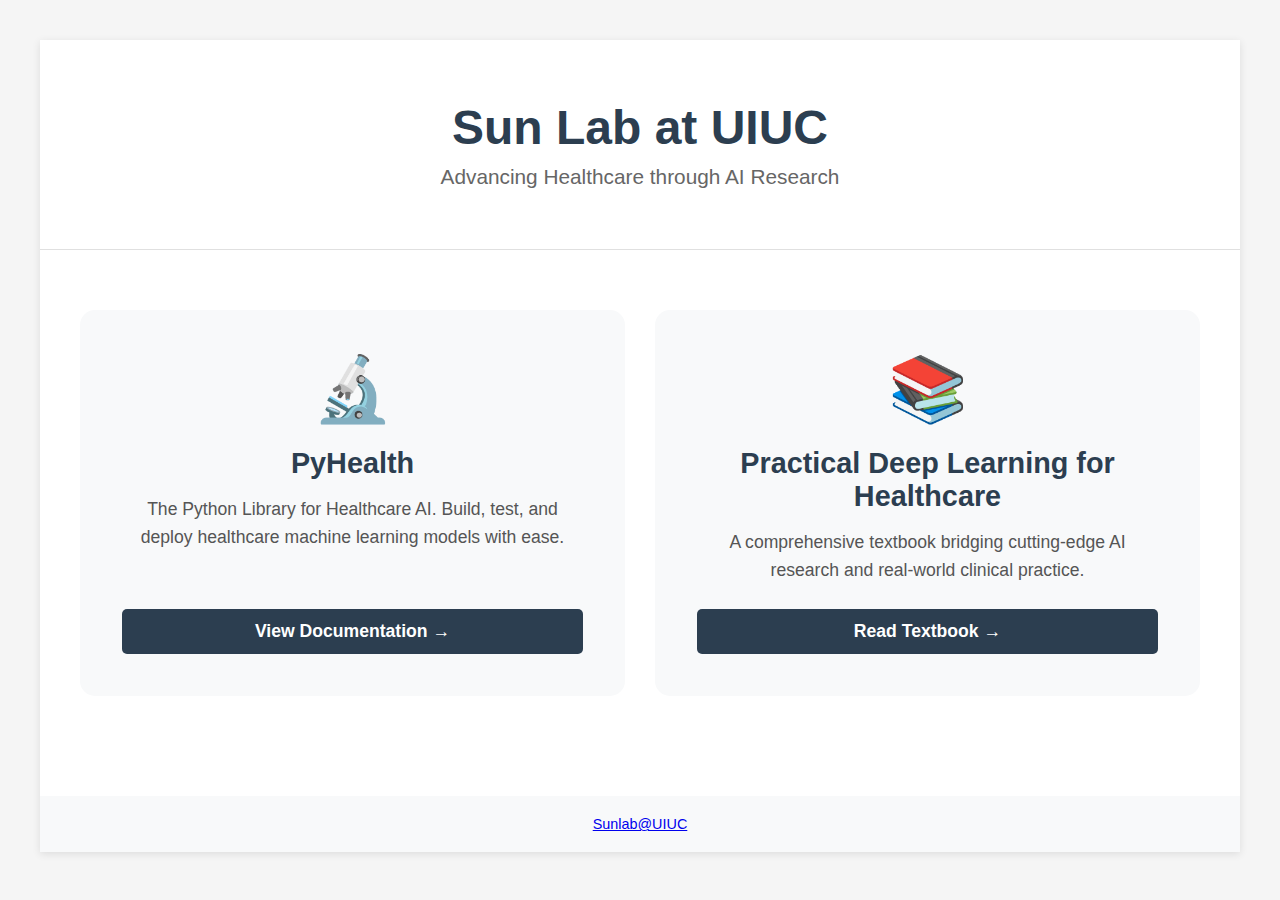
<file: index.html>
<!DOCTYPE html>
<html lang="en">
<head>
    <meta charset="UTF-8">
    <meta name="viewport" content="width=device-width, initial-scale=1.0">
    <title>Sunlab- AI for Healthcare Research</title>
    <link rel="stylesheet" href="css/landing.css">
</head>
<body>
    <div class="container">
        <header>
            <h1>Sun Lab at UIUC</h1>
            <p class="tagline">Advancing Healthcare through AI Research</p>
        </header>

        <main>
            <div class="resources">
                <div class="resource-card pyhealth">
                    <div class="card-icon">🔬</div>
                    <h2>PyHealth</h2>
                    <p class="card-description">The Python Library for Healthcare AI. Build, test, and deploy healthcare machine learning models with ease.</p>
                    <a href="https://pyhealth.readthedocs.io/en/latest/index.html" target="_blank" class="card-button">View Documentation →</a>
                </div>

                <div class="resource-card textbook">
                    <div class="card-icon">📚</div>
                    <h2>Practical Deep Learning for Healthcare</h2>
                    <p class="card-description">A comprehensive textbook bridging cutting-edge AI research and real-world clinical practice.</p>
                    <a href="/practical-dl4h" class="card-button">Read Textbook →</a>
                </div>
            </div>
        </main>

        <footer>
            <p><a href="https://www.sunlab.org" target="_blank" rel="noopener">Sunlab@UIUC</a></p>
        </footer>
    </div>
</body>
</html>
</file>
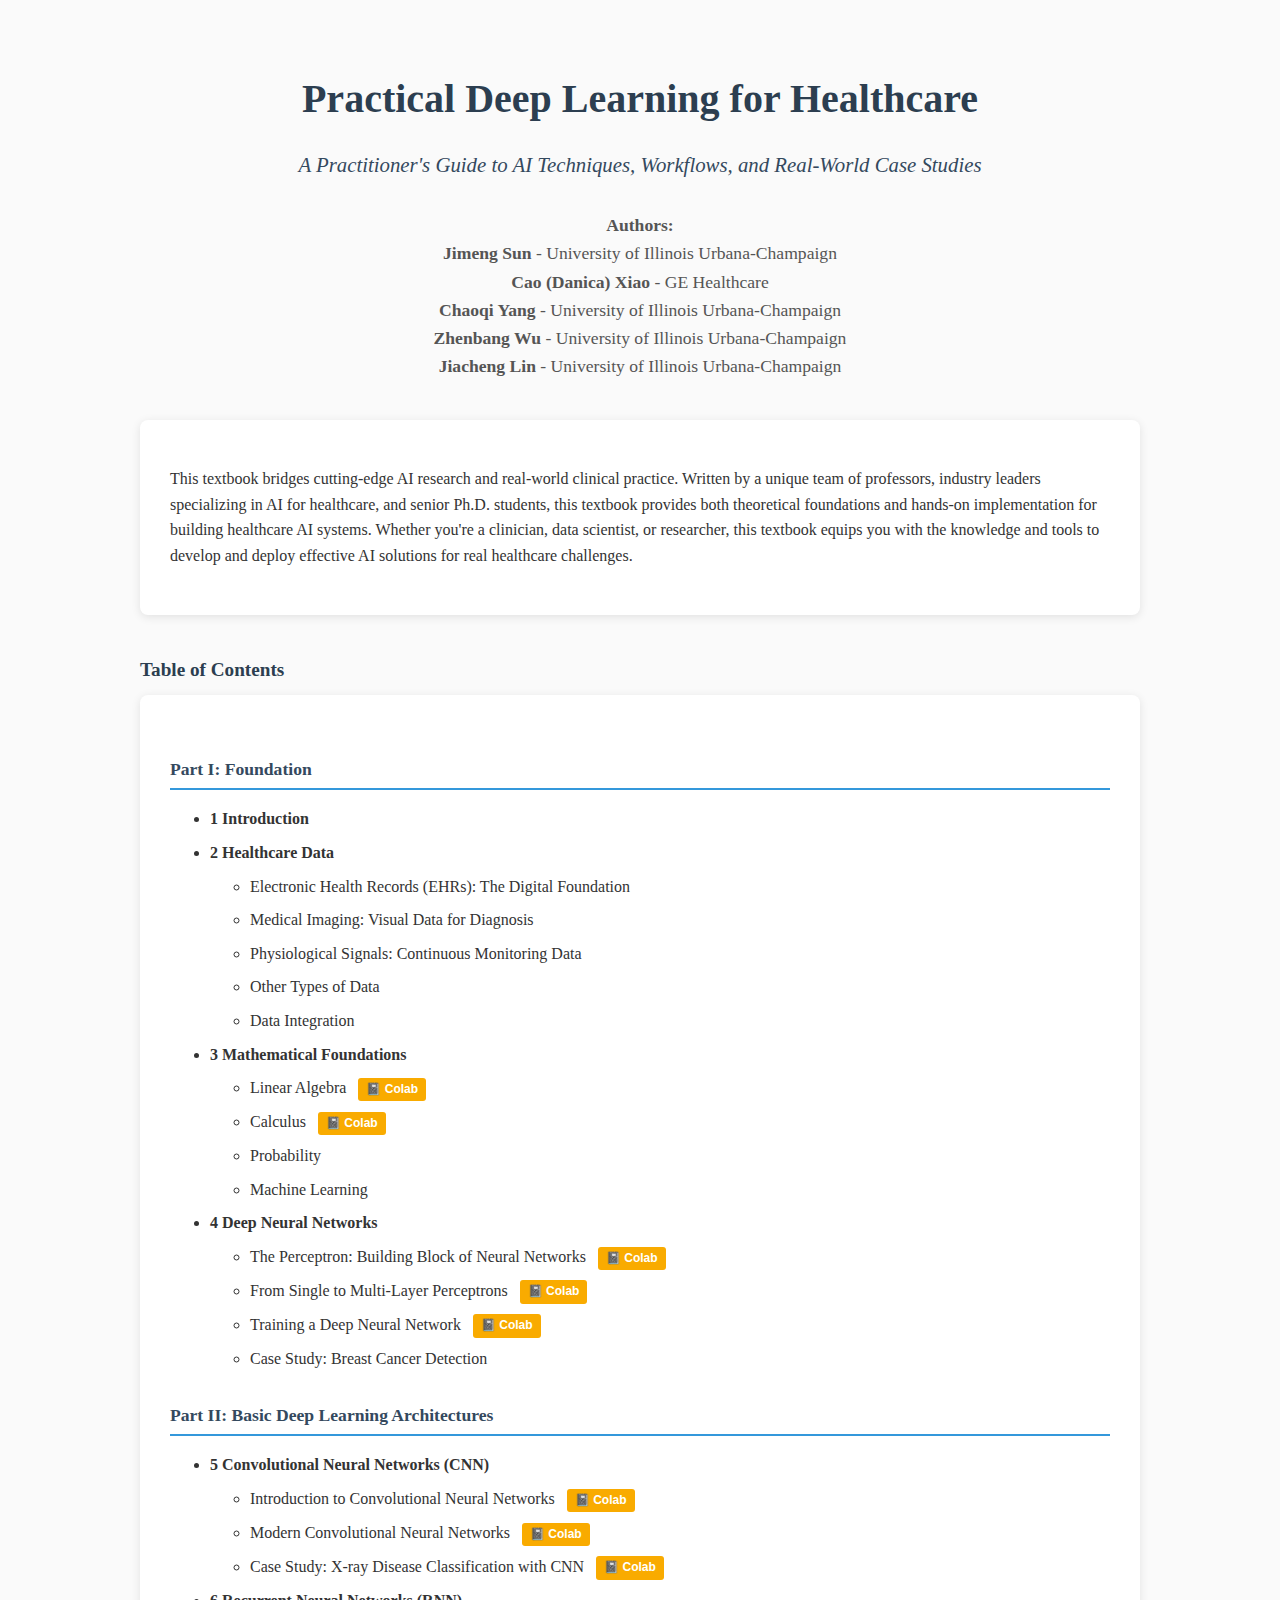
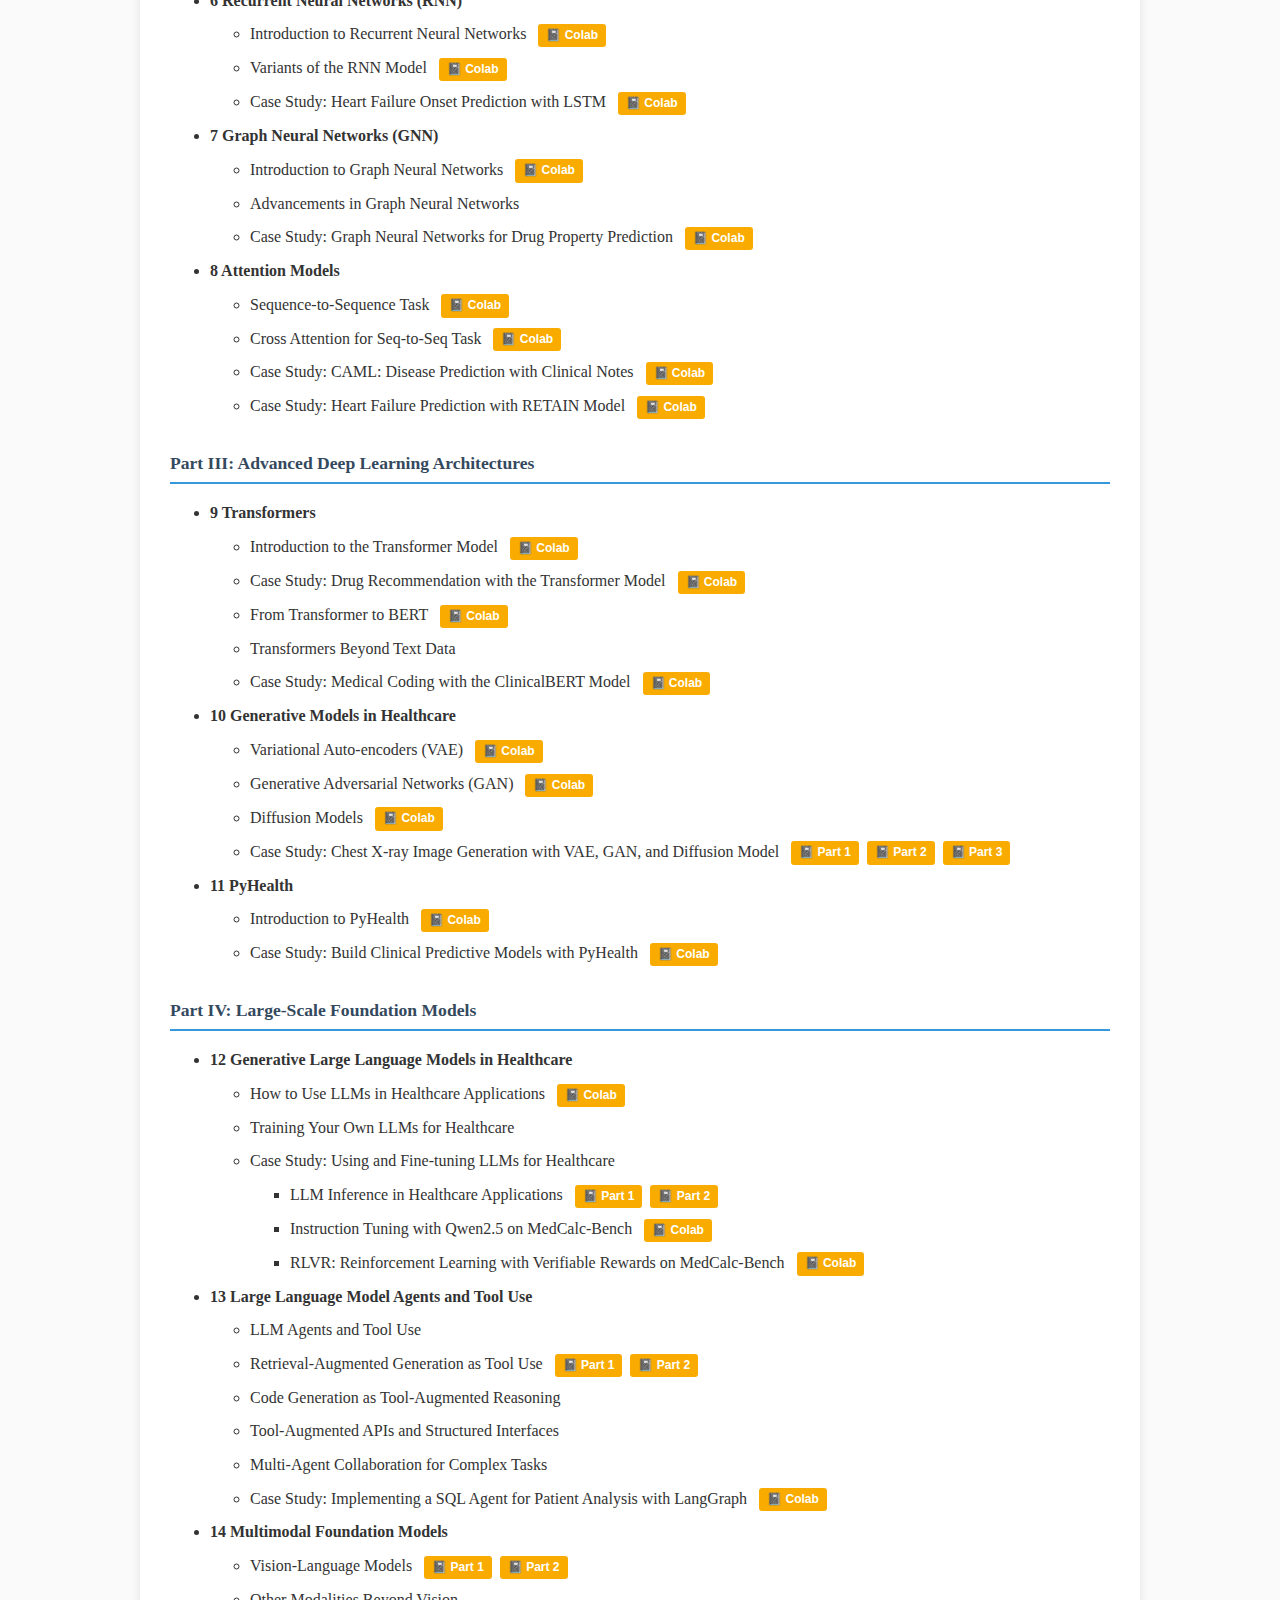
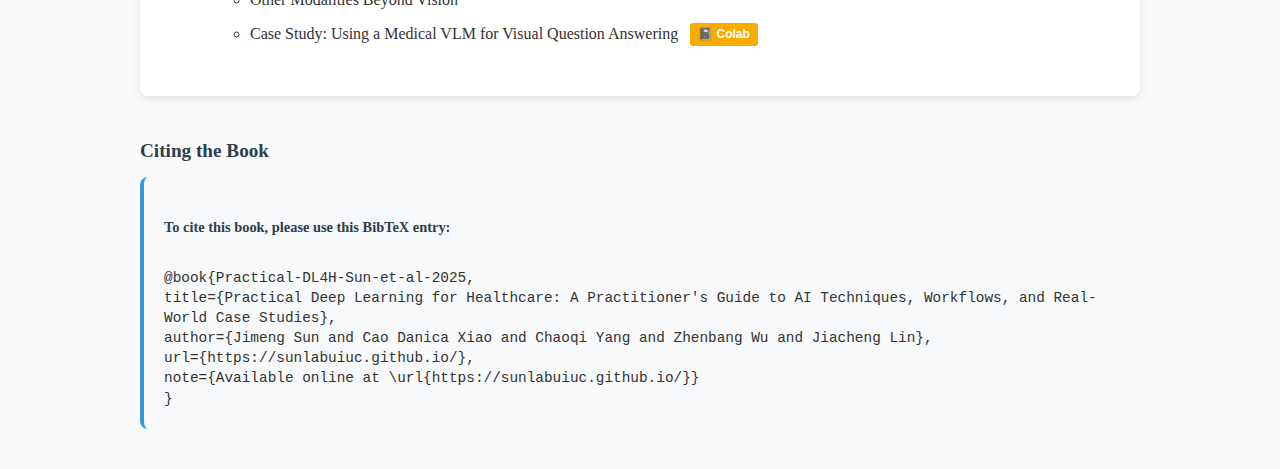
<file: practical-dl4h/index.html>
<!DOCTYPE html>
<html lang="en">
<head>
    <meta charset="UTF-8">
    <meta name="viewport" content="width=device-width, initial-scale=1.0">
    <title>Practical Deep Learning for Healthcare</title>
    <link rel="stylesheet" href="../css/styles.css">
</head>
<body>
    <h1>Practical Deep Learning for Healthcare</h1>
    <h2>A Practitioner's Guide to AI Techniques, Workflows, and Real-World Case Studies</h2>
    
    <div class="author-info">
        <strong>Authors:</strong><br>
        <strong>Jimeng Sun</strong> - University of Illinois Urbana-Champaign<br>
        <strong>Cao (Danica) Xiao</strong> - GE Healthcare<br>
        <strong>Chaoqi Yang</strong> - University of Illinois Urbana-Champaign<br>
        <strong>Zhenbang Wu</strong> - University of Illinois Urbana-Champaign<br>
        <strong>Jiacheng Lin</strong> - University of Illinois Urbana-Champaign
    </div>
    
    <div class="description">
        <p>This textbook bridges cutting-edge AI research and real-world clinical practice. 
            Written by a unique team of professors, industry leaders specializing in AI for healthcare, 
            and senior Ph.D. students, this textbook provides both theoretical foundations and hands-on 
            implementation for building healthcare AI systems. Whether you're a clinician, data scientist, 
            or researcher, this textbook equips you with the knowledge and tools to develop and deploy 
            effective AI solutions for real healthcare challenges.</p>
    </div>
    
    <h3>Table of Contents</h3>
    <div class="description">
        <h4>Part I: Foundation</h4>
        <ul>
            <li><strong>1 Introduction</strong>
            </li>
            <li><strong>2 Healthcare Data</strong>
                <ul>
                    <li>Electronic Health Records (EHRs): The Digital Foundation</li>
                    <li>Medical Imaging: Visual Data for Diagnosis</li>
                    <li>Physiological Signals: Continuous Monitoring Data</li>
                    <li>Other Types of Data</li>
                    <li>Data Integration</li>
                </ul>
            </li>
            <li><strong>3 Mathematical Foundations</strong>
                <ul>
                    <li>Linear Algebra <a href="https://drive.google.com/file/d/16T93zk4bz-f7Pri6LH4kOQP68El6VHHQ/view?usp=sharing" target="_blank" class="colab-link">Colab</a></li>
                    <li>Calculus <a href="https://drive.google.com/file/d/1HMlglQp36sJmkDIcUtnOme7s-NkrpS8F/view?usp=sharing" target="_blank" class="colab-link">Colab</a></li>
                    <li>Probability</li>
                    <li>Machine Learning</li>
                </ul>
            </li>
            <li><strong>4 Deep Neural Networks</strong>
                <ul>
                    <li>The Perceptron: Building Block of Neural Networks <a href="https://drive.google.com/file/d/1XCxk8qEf-6-8y1bokEp-E8fcpxOkO7bN/view?usp=sharing" target="_blank" class="colab-link">Colab</a></li>
                    <li>From Single to Multi-Layer Perceptrons <a href="https://drive.google.com/file/d/1jbBXSYKyUQPO2X-5bOL9vseZfj3MI8QY/view?usp=sharing" target="_blank" class="colab-link">Colab</a></li>
                    <li>Training a Deep Neural Network <a href="https://drive.google.com/file/d/1WRO0oOBTl6fOD_bvl2pSkoYWoYgDf5iO/view?usp=sharing" target="_blank" class="colab-link">Colab</a></li>
                    <li>Case Study: Breast Cancer Detection</li>
                </ul>
            </li>
        </ul>

        <h4>Part II: Basic Deep Learning Architectures</h4>
        <ul>
            <li><strong>5 Convolutional Neural Networks (CNN)</strong>
                <ul>
                    <li>Introduction to Convolutional Neural Networks <a href="https://drive.google.com/file/d/1Jbnn5ki6viXElC7uBhyCjkA6Q1mB3X4-/view?usp=sharing" target="_blank" class="colab-link">Colab</a></li>
                    <li>Modern Convolutional Neural Networks <a href="https://drive.google.com/file/d/1lzm6_fSV3OpJR3HVd9AKrjDSL9A9Jt-D/view?usp=sharing" target="_blank" class="colab-link">Colab</a></li>
                    <li>Case Study: X-ray Disease Classification with CNN <a href="https://drive.google.com/file/d/1ThOGxnaYXVbPqUIStDbgDSpbgJ8HiCs3/view?usp=sharing" target="_blank" class="colab-link">Colab</a></li>
                </ul>
            </li>
            <li><strong>6 Recurrent Neural Networks (RNN)</strong>
                <ul>
                    <li>Introduction to Recurrent Neural Networks <a href="https://drive.google.com/file/d/1vj8zFTCwx36bU1BWPLAMKzwxSi94xxBX/view?usp=sharing" target="_blank" class="colab-link">Colab</a></li>
                    <li>Variants of the RNN Model <a href="https://drive.google.com/file/d/1HQihEN7SG3tGq_J4qPnPJQZM2WcTSYHn/view?usp=sharing" target="_blank" class="colab-link">Colab</a></li>
                    <li>Case Study: Heart Failure Onset Prediction with LSTM <a href="https://drive.google.com/file/d/1wHIoysJl2AJjzpWMAzcbuXp1Nb8AkZXu/view?usp=sharing" target="_blank" class="colab-link">Colab</a></li>
                </ul>
            </li>
            <li><strong>7 Graph Neural Networks (GNN)</strong>
                <ul>
                    <li>Introduction to Graph Neural Networks <a href="https://drive.google.com/file/d/1e25f8TlLFvcwjWVoll1ibnD_kw_x3Hhe/view?usp=sharing" target="_blank" class="colab-link">Colab</a></li>
                    <li>Advancements in Graph Neural Networks</li>
                    <li>Case Study: Graph Neural Networks for Drug Property Prediction <a href="https://drive.google.com/file/d/12VeX6xtT4hN8jmocv28o0RhytzItALyq/view?usp=sharing" target="_blank" class="colab-link">Colab</a></li>
                </ul>
            </li>
            <li><strong>8 Attention Models</strong>
                <ul>
                    <li>Sequence-to-Sequence Task <a href="https://drive.google.com/file/d/1NGD1izmJyJikXfv07F2f9EDF0VhMDCyM/view?usp=sharing" target="_blank" class="colab-link">Colab</a></li>
                    <li>Cross Attention for Seq-to-Seq Task <a href="https://drive.google.com/file/d/14WIXGkBmtl3xg5kyEsn1nH7nUks_SCYW/view?usp=sharing" target="_blank" class="colab-link">Colab</a></li>
                    <li>Case Study: CAML: Disease Prediction with Clinical Notes <a href="https://drive.google.com/file/d/1R_Yz2V7YGJXHGsz8XWQlX6BVDpSjxQmm/view?usp=sharing" target="_blank" class="colab-link">Colab</a></li>
                    <li>Case Study: Heart Failure Prediction with RETAIN Model <a href="https://drive.google.com/file/d/1FT5enQZ24MOU4zcdofZMh6Swm3g95swb/view?usp=sharing" target="_blank" class="colab-link">Colab</a></li>
                </ul>
            </li>
        </ul>

        <h4>Part III: Advanced Deep Learning Architectures</h4>
        <ul>
            <li><strong>9 Transformers</strong>
                <ul>
                    <li>Introduction to the Transformer Model <a href="https://drive.google.com/file/d/1JxMW1PP6BWNcL0tdrEN_x9yjptZpi5d5/view?usp=sharing" target="_blank" class="colab-link">Colab</a></li>
                    <li>Case Study: Drug Recommendation with the Transformer Model <a href="https://drive.google.com/file/d/1wJhRxN0SV0NM4zUSgW-Gj-v8iVfo6N6j/view?usp=sharing" target="_blank" class="colab-link">Colab</a></li>
                    <li>From Transformer to BERT <a href="https://drive.google.com/file/d/1rgo5GMHB-0i45vUyXhjcSGft4NQNfl3b/view?usp=sharing" target="_blank" class="colab-link">Colab</a></li>
                    <li>Transformers Beyond Text Data</li>
                    <li>Case Study: Medical Coding with the ClinicalBERT Model <a href="https://drive.google.com/file/d/1zldT72eVY5Pugq1DmCPAphTKluXhEEx0/view?usp=sharing" target="_blank" class="colab-link">Colab</a></li>
                </ul>
            </li>
            <li><strong>10 Generative Models in Healthcare</strong>
                <ul>
                    <li>Variational Auto-encoders (VAE) <a href="https://drive.google.com/file/d/1Hh5K9yR3u6UF01guuf4zbekq8ZMquypz/view?usp=sharing" target="_blank" class="colab-link">Colab</a></li>
                    <li>Generative Adversarial Networks (GAN) <a href="https://drive.google.com/file/d/1OCUGxCT90u0itY74N_-hLhSRTpwEg_IN/view?usp=sharing" target="_blank" class="colab-link">Colab</a></li>
                    <li>Diffusion Models <a href="https://drive.google.com/file/d/179jlyPvHGoUK9AKy_GgQ0NWhtI7Mvty4/view?usp=sharing" target="_blank" class="colab-link">Colab</a></li>
                    <li>Case Study: Chest X-ray Image Generation with VAE, GAN, and Diffusion Model<span class="colab-links">
                        <a href="https://drive.google.com/file/d/1iqWhLkwzmFbN9jNaMUt6tPqwZEriK-5M/view?usp=sharing" target="_blank" class="colab-link">Part 1</a>
                        <a href="https://drive.google.com/file/d/1__ojM0B2DopsnYKG8hvGJAD58l2o56VO/view?usp=sharing" target="_blank" class="colab-link">Part 2</a>
                        <a href="https://drive.google.com/file/d/1DHsGOmwTOusfpUmHZKhN_NuANj01xfMm/view?usp=sharing" target="_blank" class="colab-link">Part 3</a>
                    </span></li>
                </ul>
            </li>
            <li><strong>11 PyHealth</strong>
                <ul>
                    <li>Introduction to PyHealth <a href="https://drive.google.com/file/d/1CBvHLFkVAb3pmoYymBmRMc6EfxUFr89Y/view?usp=sharing" target="_blank" class="colab-link">Colab</a></li>
                    <li>Case Study: Build Clinical Predictive Models with PyHealth <a href="https://drive.google.com/file/d/1v8kDerhXOFRC3V8fC3LkvgQhQyN01r8g/view?usp=sharing" target="_blank" class="colab-link">Colab</a></li>
                </ul>
            </li>
        </ul>

        <h4>Part IV: Large-Scale Foundation Models</h4>
        <ul>
            <li><strong>12 Generative Large Language Models in Healthcare</strong>
                <ul>
                    <li>How to Use LLMs in Healthcare Applications <a href="https://drive.google.com/file/d/1dLf7FyRqDb3SpUsH8XZPD5SIh696Whvo/view?usp=sharing" target="_blank" class="colab-link">Colab</a></li>
                    <li>Training Your Own LLMs for Healthcare</li>
                    <li>Case Study: Using and Fine-tuning LLMs for Healthcare</li>
                        <ul>
                            <li>LLM Inference in Healthcare Applications<span class="colab-links">
                                <a href="https://drive.google.com/file/d/1aVzNCW93DGrU3LGryUcDSllMvi6T38Kx/view?usp=sharing" target="_blank" class="colab-link">Part 1</a>
                                <a href="https://drive.google.com/file/d/1YApLmtw0B2Dt3Fy2QNhnsfrspnukS4Nq/view?usp=sharing" target="_blank" class="colab-link">Part 2</a>
                            </span></li>
                            <li>Instruction Tuning with Qwen2.5 on MedCalc-Bench <a href="https://drive.google.com/file/d/14aUzoOkFzfUlM9FazmIEmen-deh5zl7x/view?usp=sharing" target="_blank" class="colab-link">Colab</a></li>
                            <li>RLVR: Reinforcement Learning with Verifiable Rewards on MedCalc-Bench <a href="https://drive.google.com/file/d/10xgBBAT4OOWl6_DlAKdWCfGSCiw2bxMv/view?usp=sharing" target="_blank" class="colab-link">Colab</a></li>
                        </ul>
                </ul>
            </li>
            <li><strong>13 Large Language Model Agents and Tool Use</strong>
                <ul>
                    <li>LLM Agents and Tool Use</li>
                    <li>Retrieval-Augmented Generation as Tool Use <span class="colab-links">
                        <a href="https://drive.google.com/file/d/1-KgX1ed6BHOVzpvr87K9aNdotLKX3ucA/view?usp=sharing" target="_blank" class="colab-link">Part 1</a>
                        <a href="https://drive.google.com/file/d/1d0qiwvJ8X742tc5ciWuIsMN60iXWy3Ip/view?usp=sharing" target="_blank" class="colab-link">Part 2</a>
                    </span></li>
                    <li>Code Generation as Tool-Augmented Reasoning</li>
                    <li>Tool-Augmented APIs and Structured Interfaces</li>
                    <li>Multi-Agent Collaboration for Complex Tasks</li>
                    <li>Case Study: Implementing a SQL Agent for Patient Analysis with LangGraph <a href="https://drive.google.com/file/d/1K0wsNWs8kL64882ZQtnG4nypvJqcFLxi/view?usp=sharing" target="_blank" class="colab-link">Colab</a></li>
                </ul>
            </li>
            <li><strong>14 Multimodal Foundation Models</strong>
                <ul>
                    <li>Vision-Language Models <span class="colab-links">
                        <a href="https://drive.google.com/file/d/1cTWTYU6xc10k4ssUrR9ckR2BncaGzrj0/view?usp=sharing" target="_blank" class="colab-link">Part 1</a>
                        <a href="https://drive.google.com/file/d/1xW8Ghnl7tqUkGCqZsKT9en7b4kAG_11y/view?usp=sharing" target="_blank" class="colab-link">Part 2</a>
                    </span></li>
                    <li>Other Modalities Beyond Vision</li>
                    <li>Case Study: Using a Medical VLM for Visual Question Answering <a href="https://drive.google.com/file/d/1xLMj3OPVVhTowKSdnlaTZggoBtxBZU_D/view?usp=sharing" target="_blank" class="colab-link">Colab</a></li>
                </ul>
            </li>
        </ul>
    </div>

    <h3>Citing the Book</h3>
    <div class="citation">
        <div class="citation-label">To cite this book, please use this BibTeX entry:</div>
@book{Practical-DL4H-Sun-et-al-2025,
    title={Practical Deep Learning for Healthcare: A Practitioner's Guide to AI Techniques, Workflows, and Real-World Case Studies},
    author={Jimeng Sun and Cao Danica Xiao and Chaoqi Yang and Zhenbang Wu and Jiacheng Lin},
    url={https://sunlabuiuc.github.io/},
    note={Available online at \url{https://sunlabuiuc.github.io/}}
}
    </div>
</body>
</html>
</file>
<file: css/landing.css>
* {
    margin: 0;
    padding: 0;
    box-sizing: border-box;
}

body {
    font-family: -apple-system, BlinkMacSystemFont, 'Segoe UI', Roboto, 'Helvetica Neue', Arial, sans-serif;
    background: #f5f5f5;
    min-height: 100vh;
    padding: 40px 20px;
    color: #333;
}

.container {
    max-width: 1200px;
    width: 100%;
    margin: 0 auto;
    background: white;
    box-shadow: 0 2px 8px rgba(0, 0, 0, 0.1);
    overflow: hidden;
}

header {
    background: #ffffff;
    color: #2c3e50;
    padding: 60px 40px;
    text-align: center;
    border-bottom: 1px solid #e0e0e0;
}

header h1 {
    font-size: 3em;
    margin-bottom: 10px;
    font-weight: 700;
}

.tagline {
    font-size: 1.3em;
    color: #666;
    font-weight: 300;
}

main {
    padding: 60px 40px;
}

.resources {
    display: grid;
    grid-template-columns: repeat(auto-fit, minmax(400px, 1fr));
    gap: 30px;
    margin-bottom: 40px;
}

.resource-card {
    background: #f8f9fa;
    border-radius: 15px;
    padding: 40px;
    text-align: center;
    transition: transform 0.3s ease, box-shadow 0.3s ease;
    border: 2px solid transparent;
    display: flex;
    flex-direction: column;
    height: 100%;
}

.resource-card:hover {
    transform: translateY(-5px);
    box-shadow: 0 10px 30px rgba(0, 0, 0, 0.15);
    border-color: #2c3e50;
}

.card-icon {
    font-size: 4em;
    margin-bottom: 20px;
}

.resource-card h2 {
    color: #2c3e50;
    font-size: 1.8em;
    margin-bottom: 15px;
    font-weight: 600;
}

.card-description {
    color: #555;
    font-size: 1.1em;
    line-height: 1.6;
    margin-bottom: 25px;
    flex-grow: 1;
}

.card-button {
    display: inline-block;
    background: #2c3e50;
    color: white;
    padding: 12px 30px;
    border-radius: 5px;
    text-decoration: none;
    font-weight: 600;
    font-size: 1.1em;
    transition: background-color 0.2s ease, transform 0.2s ease;
}

.card-button:hover {
    background: #34495e;
    transform: translateY(-2px);
}

footer {
    background: #f8f9fa;
    padding: 20px;
    text-align: center;
    color: #666;
    font-size: 0.9em;
}

@media (max-width: 768px) {
    header h1 {
        font-size: 2em;
    }

    .tagline {
        font-size: 1.1em;
    }

    .resources {
        grid-template-columns: 1fr;
    }

    main {
        padding: 40px 20px;
    }

    .resource-card {
        padding: 30px 20px;
    }
}
</file>
<file: css/styles.css>
body {
    font-family: 'Georgia', 'Times New Roman', serif;
    line-height: 1.6;
    max-width: 1000px;
    margin: 0 auto;
    padding: 40px 20px;
    background-color: #fafafa;
    color: #333;
}

h1 {
    color: #2c3e50;
    font-size: 2.5em;
    margin-bottom: 10px;
    text-align: center;
}

h2 {
    color: #34495e;
    font-size: 1.3em;
    margin-bottom: 30px;
    text-align: center;
    font-weight: normal;
    font-style: italic;
}

h3 {
    color: #2c3e50;
    font-size: 1.2em;
    margin-top: 40px;
    margin-bottom: 10px;
}

h4 {
    color: #34495e;
    font-size: 1.1em;
    margin-top: 30px;
    margin-bottom: 15px;
    border-bottom: 2px solid #3498db;
    padding-bottom: 5px;
}

ul {
    margin-bottom: 20px;
}

li {
    margin-bottom: 8px;
}

ul ul {
    margin-top: 8px;
    margin-bottom: 8px;
}

.author-info {
    text-align: center;
    margin-bottom: 40px;
    font-size: 1.1em;
    color: #555;
}

.description {
    background-color: white;
    padding: 30px;
    border-radius: 8px;
    box-shadow: 0 2px 10px rgba(0,0,0,0.1);
    margin-bottom: 40px;
}

.citation {
    background-color: #f8f9fa;
    padding: 20px;
    border-radius: 8px;
    border-left: 4px solid #3498db;
    font-family: 'Courier New', monospace;
    font-size: 0.9em;
    line-height: 1.4;
    white-space: pre-line;
}

.citation-label {
    font-weight: bold;
    color: #2c3e50;
    margin-bottom: 10px;
    font-family: 'Georgia', serif;
}

.colab-link {
    display: inline-block;
    margin-left: 8px;
    margin-right: 4px;
    padding: 2px 8px;
    background-color: #f9ab00;
    color: white;
    text-decoration: none;
    border-radius: 3px;
    font-size: 0.75em;
    font-weight: bold;
    font-family: 'Arial', sans-serif;
    vertical-align: middle;
    transition: background-color 0.2s;
    white-space: nowrap;
}

.colab-link:hover {
    background-color: #e89a00;
    color: white;
    text-decoration: none;
}

.colab-link::before {
    content: "📓 ";
}

/* For sections with multiple notebooks, you can wrap them in a span */
.colab-links {
    display: inline;
    margin-left: 8px;
}

.colab-links .colab-link {
    margin-left: 0;
    margin-right: 4px;
}
</file>
